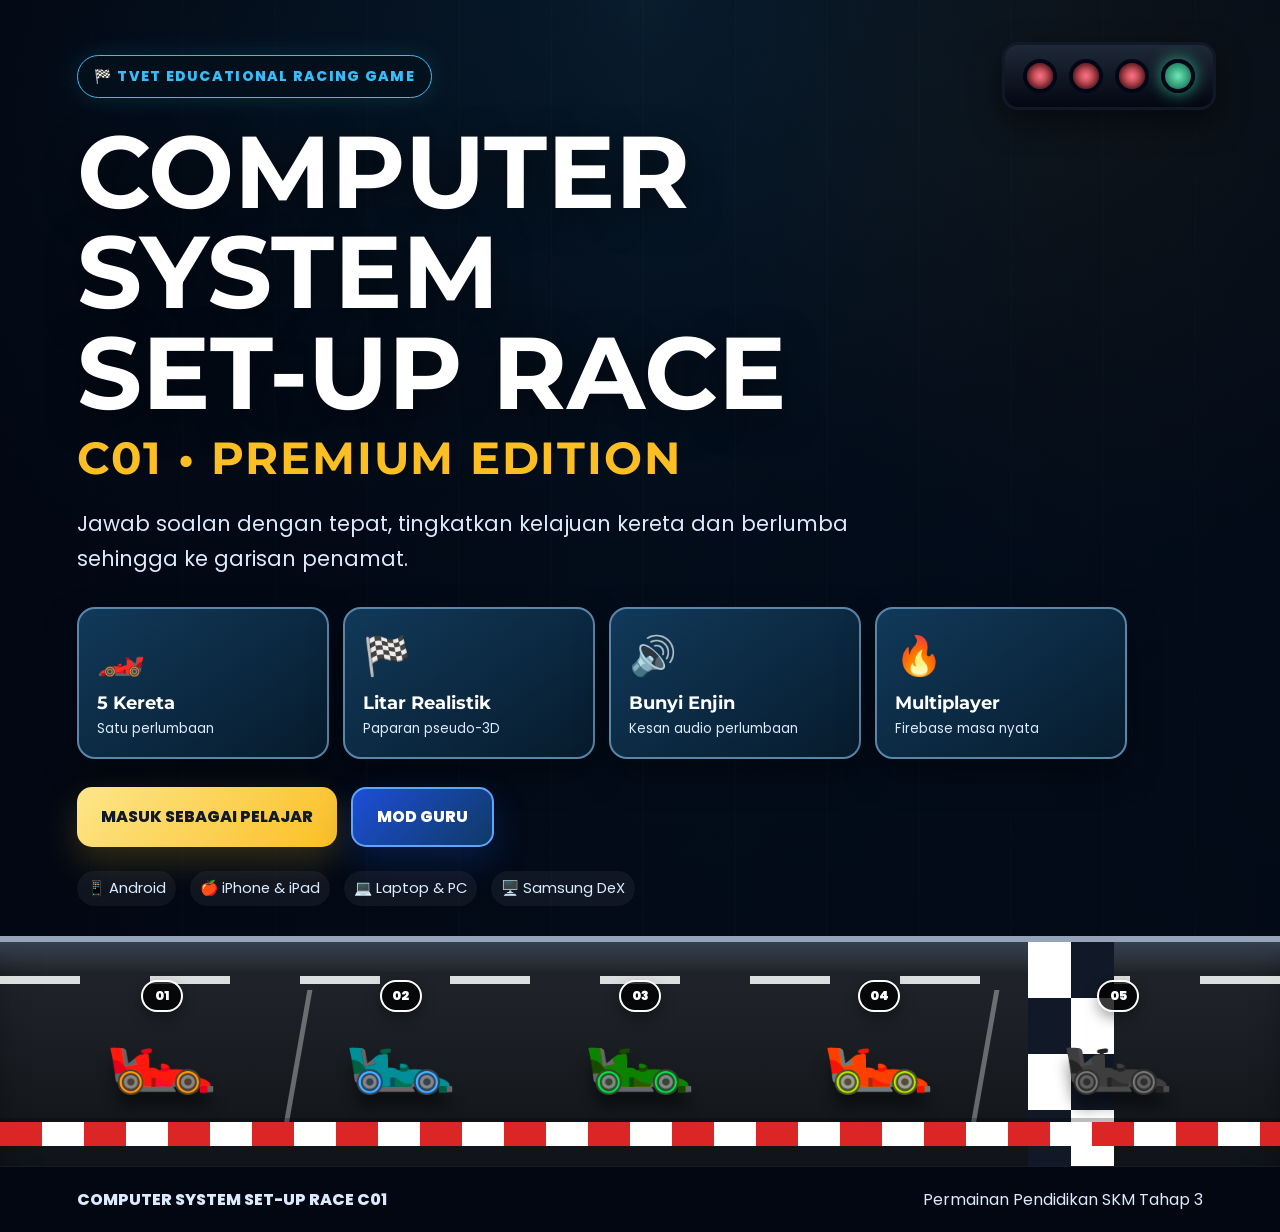
<file: index.html>
<!DOCTYPE html>
<html lang="ms">
<head>
  <meta charset="UTF-8">

  <meta
    name="viewport"
    content="width=device-width, initial-scale=1.0, maximum-scale=5"
  >

  <meta
    http-equiv="Cache-Control"
    content="no-cache, no-store, must-revalidate"
  >

  <meta
    http-equiv="Pragma"
    content="no-cache"
  >

  <meta
    http-equiv="Expires"
    content="0"
  >

  <meta
    name="theme-color"
    content="#03101c"
  >

  <title>Computer System Set-Up Race C01</title>

  <link rel="preconnect" href="https://fonts.googleapis.com">

  <link rel="preconnect" href="https://fonts.gstatic.com" crossorigin>

  <link
    href="https://fonts.googleapis.com/css2?family=Montserrat:wght@600;700;800;900&family=Poppins:wght@400;500;600;700;800&display=swap"
    rel="stylesheet"
  >

  <link
    rel="stylesheet"
    href="style.css?v=20260805-race-1"
  >
</head>

<body>

  <main class="landing-page">

    <section class="race-hero">

      <div class="race-hero__overlay"></div>

      <div class="race-hero__content">

        <div class="race-badge">
          🏁 TVET EDUCATIONAL RACING GAME
        </div>

        <h1>
          COMPUTER SYSTEM<br>
          SET-UP RACE
        </h1>

        <h2>
          C01 • PREMIUM EDITION
        </h2>

        <p class="hero-description">
          Jawab soalan dengan tepat, tingkatkan kelajuan kereta
          dan berlumba sehingga ke garisan penamat.
        </p>

        <div class="hero-features">

          <article class="hero-feature">
            <span>🏎️</span>
            <strong>5 Kereta</strong>
            <small>Satu perlumbaan</small>
          </article>

          <article class="hero-feature">
            <span>🏁</span>
            <strong>Litar Realistik</strong>
            <small>Paparan pseudo-3D</small>
          </article>

          <article class="hero-feature">
            <span>🔊</span>
            <strong>Bunyi Enjin</strong>
            <small>Kesan audio perlumbaan</small>
          </article>

          <article class="hero-feature">
            <span>🔥</span>
            <strong>Multiplayer</strong>
            <small>Firebase masa nyata</small>
          </article>

        </div>

        <div class="hero-actions">

          <button
            class="btn btn-primary"
            type="button"
            onclick="window.location.href='login.html'"
          >
            MASUK SEBAGAI PELAJAR
          </button>

          <button
            class="btn btn-teacher"
            type="button"
            onclick="window.location.href='admin.html'"
          >
            MOD GURU
          </button>

        </div>

        <div class="compatibility">
          <span>📱 Android</span>
          <span>🍎 iPhone & iPad</span>
          <span>💻 Laptop & PC</span>
          <span>🖥️ Samsung DeX</span>
        </div>

      </div>

      <div class="starting-lights" aria-label="Lampu perlumbaan">

        <div class="light light-red"></div>
        <div class="light light-red"></div>
        <div class="light light-red"></div>
        <div class="light light-green"></div>

      </div>

      <div class="car-showcase">

        <div class="showcase-car car-red">
          <span class="car-number">01</span>
          <span class="car-body">🏎️</span>
        </div>

        <div class="showcase-car car-blue">
          <span class="car-number">02</span>
          <span class="car-body">🏎️</span>
        </div>

        <div class="showcase-car car-green">
          <span class="car-number">03</span>
          <span class="car-body">🏎️</span>
        </div>

        <div class="showcase-car car-yellow">
          <span class="car-number">04</span>
          <span class="car-body">🏎️</span>
        </div>

        <div class="showcase-car car-black">
          <span class="car-number">05</span>
          <span class="car-body">🏎️</span>
        </div>

      </div>

      <div class="track-preview">

        <div class="track-line track-line-left"></div>
        <div class="track-line track-line-right"></div>

        <div class="finish-line">
          <span></span><span></span><span></span><span></span>
          <span></span><span></span><span></span><span></span>
        </div>

      </div>

    </section>

    <footer class="landing-footer">

      <p>
        COMPUTER SYSTEM SET-UP RACE C01
      </p>

      <span>
        Permainan Pendidikan SKM Tahap 3
      </span>

    </footer>

  </main>

  <script>
    document.addEventListener(
      "DOMContentLoaded",
      function () {
        document.body.classList.add(
          "page-ready"
        );
      }
    );
  </script>

</body>
</html>
</file>
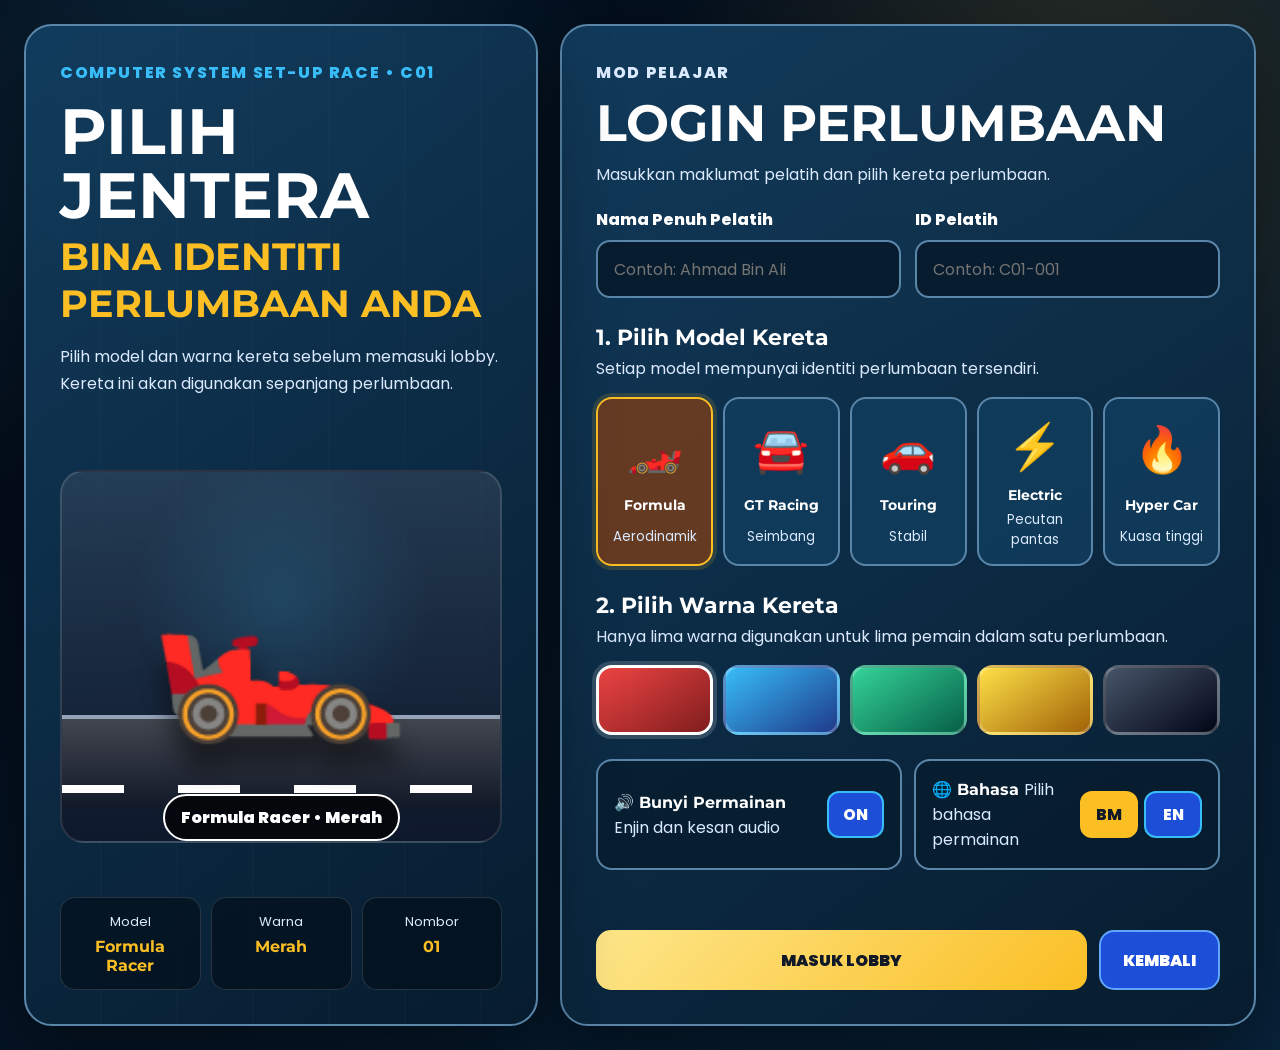
<file: login.html>
<!DOCTYPE html>
<html lang="ms">
<head>
  <meta charset="UTF-8">

  <meta
    name="viewport"
    content="width=device-width, initial-scale=1.0, maximum-scale=5"
  >

  <meta
    http-equiv="Cache-Control"
    content="no-cache, no-store, must-revalidate"
  >

  <meta
    http-equiv="Pragma"
    content="no-cache"
  >

  <meta
    http-equiv="Expires"
    content="0"
  >

  <meta
    name="theme-color"
    content="#03101c"
  >

  <title>Login Pelajar — Computer System Set-Up Race C01</title>

  <link rel="preconnect" href="https://fonts.googleapis.com">

  <link rel="preconnect" href="https://fonts.gstatic.com" crossorigin>

  <link
    href="https://fonts.googleapis.com/css2?family=Montserrat:wght@600;700;800;900&family=Poppins:wght@400;500;600;700;800&display=swap"
    rel="stylesheet"
  >

  <link
    rel="stylesheet"
    href="style.css?v=20260805-race-login-1"
  >

  <style>
    :root {
      --login-panel:
        rgba(7, 28, 46, 0.96);

      --login-panel-light:
        rgba(18, 61, 95, 0.94);

      --login-border:
        #5a86aa;

      --login-orange:
        #fbbf24;

      --login-blue:
        #38bdf8;

      --login-green:
        #34d399;

      --login-red:
        #fb7185;

      --login-muted:
        #dbeafe;
    }

    body {
      overflow-x: hidden;
    }

    .login-page {
      min-height: 100vh;

      display: grid;
      place-items: center;

      padding: 24px;

      background:
        radial-gradient(
          circle at 15% 10%,
          rgba(56, 189, 248, 0.18),
          transparent 30%
        ),
        radial-gradient(
          circle at 85% 12%,
          rgba(251, 191, 36, 0.16),
          transparent 30%
        ),
        linear-gradient(
          135deg,
          #020712,
          #08243c
        );
    }

    .login-shell {
      width:
        min(
          1450px,
          100%
        );

      display: grid;

      grid-template-columns:
        minmax(0, 0.85fr)
        minmax(0, 1.15fr);

      gap: 22px;
    }

    .preview-panel,
    .form-panel {
      border:
        2px solid
        var(--login-border);

      border-radius: 28px;

      background:
        linear-gradient(
          145deg,
          var(--login-panel-light),
          var(--login-panel)
        );

      box-shadow:
        0 28px 80px
        rgba(0, 0, 0, 0.48);
    }

    .preview-panel {
      position: relative;

      min-height: 760px;

      display: flex;
      flex-direction: column;
      justify-content: space-between;

      padding: 34px;

      overflow: hidden;
    }

    .preview-panel::before {
      content: "";

      position: absolute;
      inset: 0;

      background:
        repeating-linear-gradient(
          90deg,
          transparent 0,
          transparent 74px,
          rgba(255,255,255,0.025) 75px,
          transparent 76px
        );

      pointer-events: none;
    }

    .preview-content {
      position: relative;
      z-index: 2;
    }

    .eyebrow {
      margin: 0;

      color:
        var(--login-blue);

      font-weight: 800;
      letter-spacing: 0.1em;
    }

    .preview-panel h1 {
      margin:
        14px 0 6px;

      font-size:
        clamp(
          2.5rem,
          5vw,
          5.5rem
        );

      line-height: 1;
    }

    .preview-panel h2 {
      margin: 0;

      color:
        var(--login-orange);

      font-size:
        clamp(
          1.35rem,
          3vw,
          2.6rem
        );
    }

    .preview-description {
      max-width: 650px;

      color:
        var(--login-muted);

      line-height: 1.7;
    }

    .selected-car-preview {
      position: relative;
      z-index: 2;

      min-height: 360px;

      display: grid;
      place-items: center;

      margin-top: 20px;

      border:
        2px solid
        rgba(255, 255, 255, 0.12);

      border-radius: 24px;

      background:
        radial-gradient(
          circle at 50% 35%,
          rgba(56, 189, 248, 0.16),
          transparent 45%
        ),
        linear-gradient(
          180deg,
          rgba(71, 85, 105, 0.4),
          rgba(15, 23, 42, 0.9)
        );

      overflow: hidden;
    }

    .selected-car-preview::before {
      content: "";

      position: absolute;

      left: 0;
      right: 0;
      bottom: 32px;

      height: 90px;

      background:
        linear-gradient(
          180deg,
          #41464f,
          #111827
        );

      border-top:
        4px solid
        #94a3b8;
    }

    .selected-car-preview::after {
      content: "";

      position: absolute;

      left: 0;
      right: 0;
      bottom: 48px;

      height: 8px;

      background:
        repeating-linear-gradient(
          90deg,
          #ffffff 0 62px,
          transparent 62px 116px
        );
    }

    .preview-car {
      position: relative;
      z-index: 4;

      display: grid;
      place-items: center;

      animation:
        carIdle
        1.25s ease-in-out
        infinite;
    }

    .preview-car-icon {
      display: block;

      font-size:
        clamp(
          7rem,
          18vw,
          13rem
        );

      transform:
        rotateY(180deg);

      filter:
        drop-shadow(
          0 26px 12px
          rgba(0, 0, 0, 0.48)
        );
    }

    .preview-car-name {
      margin-top: 10px;

      padding:
        9px 16px;

      border:
        2px solid
        #ffffff;

      border-radius: 999px;

      color:
        #ffffff;

      background:
        rgba(0, 0, 0, 0.72);

      font-weight: 900;
    }

    @keyframes carIdle {
      0%,
      100% {
        transform:
          translateY(0);
      }

      50% {
        transform:
          translateY(-7px);
      }
    }

    .preview-specs {
      position: relative;
      z-index: 2;

      display: grid;

      grid-template-columns:
        repeat(
          3,
          minmax(0, 1fr)
        );

      gap: 10px;

      margin-top: 18px;
    }

    .preview-spec {
      padding: 14px;

      border:
        1px solid
        rgba(255, 255, 255, 0.14);

      border-radius: 15px;

      background:
        rgba(3, 16, 28, 0.72);

      text-align: center;
    }

    .preview-spec span {
      display: block;

      color:
        var(--login-muted);

      font-size: 0.82rem;
    }

    .preview-spec strong {
      display: block;

      margin-top: 5px;

      color:
        var(--login-orange);
    }

    .form-panel {
      padding: 34px;
    }

    .form-header h2 {
      margin:
        6px 0 8px;

      font-size:
        clamp(
          2rem,
          4vw,
          3.6rem
        );
    }

    .form-header p {
      margin-top: 0;

      color:
        var(--login-muted);
    }

    .field-grid {
      display: grid;

      grid-template-columns:
        repeat(
          2,
          minmax(0, 1fr)
        );

      gap: 14px;

      margin-top: 20px;
    }

    .field-group {
      display: grid;
      gap: 8px;
    }

    .field-group label {
      font-weight: 800;
    }

    .field-group input {
      width: 100%;
      min-height: 58px;

      padding:
        14px 16px;

      border:
        2px solid
        var(--login-border);

      border-radius: 14px;

      color: #ffffff;

      background:
        #071c2e;

      font:
        inherit;

      outline: none;
    }

    .field-group input:focus {
      border-color:
        var(--login-orange);

      box-shadow:
        0 0 0 4px
        rgba(251, 191, 36, 0.17);
    }

    .selection-section {
      margin-top: 26px;
    }

    .selection-section h3 {
      margin-bottom: 6px;

      font-size:
        1.35rem;
    }

    .selection-section p {
      margin-top: 0;

      color:
        var(--login-muted);
    }

    .model-grid {
      display: grid;

      grid-template-columns:
        repeat(
          5,
          minmax(0, 1fr)
        );

      gap: 10px;
    }

    .model-card {
      min-height: 130px;

      display: grid;
      place-items: center;

      gap: 6px;

      padding: 14px 8px;

      border:
        2px solid
        var(--login-border);

      border-radius: 16px;

      color: #ffffff;

      background:
        rgba(18, 61, 95, 0.82);

      text-align: center;

      cursor: pointer;

      transition:
        transform 0.16s ease,
        border-color 0.16s ease,
        background 0.16s ease;
    }

    .model-card:hover {
      transform:
        translateY(-4px);

      border-color:
        var(--login-orange);
    }

    .model-card.selected {
      border-color:
        var(--login-orange);

      background:
        rgba(146, 64, 14, 0.66);

      box-shadow:
        0 0 0 4px
        rgba(251, 191, 36, 0.14);
    }

    .model-icon {
      font-size: 2.8rem;
    }

    .model-card strong {
      font-size: 0.9rem;
    }

    .model-card small {
      color:
        var(--login-muted);
    }

    .colour-grid {
      display: grid;

      grid-template-columns:
        repeat(
          5,
          minmax(0, 1fr)
        );

      gap: 10px;
    }

    .colour-button {
      min-height: 70px;

      border:
        3px solid
        rgba(255, 255, 255, 0.24);

      border-radius: 16px;

      cursor: pointer;

      transition:
        transform 0.16s ease,
        border-color 0.16s ease,
        box-shadow 0.16s ease;
    }

    .colour-button:hover {
      transform:
        translateY(-3px);
    }

    .colour-button.selected {
      border-color:
        #ffffff;

      box-shadow:
        0 0 0 4px
        rgba(255, 255, 255, 0.16);
    }

    .colour-red {
      background:
        linear-gradient(
          145deg,
          #ef4444,
          #7f1d1d
        );
    }

    .colour-blue {
      background:
        linear-gradient(
          145deg,
          #38bdf8,
          #1e3a8a
        );
    }

    .colour-green {
      background:
        linear-gradient(
          145deg,
          #34d399,
          #065f46
        );
    }

    .colour-yellow {
      background:
        linear-gradient(
          145deg,
          #fde047,
          #a16207
        );
    }

    .colour-black {
      background:
        linear-gradient(
          145deg,
          #475569,
          #020617
        );
    }

    .settings-grid {
      display: grid;

      grid-template-columns:
        repeat(
          2,
          minmax(0, 1fr)
        );

      gap: 12px;

      margin-top: 24px;
    }

    .setting-card {
      display: flex;
      justify-content: space-between;
      align-items: center;

      gap: 14px;

      padding: 16px;

      border:
        2px solid
        var(--login-border);

      border-radius: 16px;

      background:
        rgba(7, 28, 46, 0.78);
    }

    .setting-card span {
      color:
        var(--login-muted);
    }

    .toggle-button,
    .language-button {
      min-height: 44px;

      padding:
        9px 14px;

      border:
        2px solid
        var(--login-blue);

      border-radius: 12px;

      color: #ffffff;

      background:
        #1d4ed8;

      font-weight: 800;
    }

    .toggle-button.off {
      border-color:
        var(--login-red);

      background:
        #9f1239;
    }

    .language-switch {
      display: flex;
      gap: 6px;
    }

    .language-button {
      min-width: 58px;
    }

    .language-button.selected {
      border-color:
        var(--login-orange);

      color:
        #111827;

      background:
        var(--login-orange);
    }

    .message {
      min-height: 28px;

      margin:
        18px 0 0;

      color:
        var(--login-red);

      font-weight: 800;
    }

    .action-grid {
      display: grid;

      grid-template-columns:
        1fr auto;

      gap: 12px;

      margin-top: 14px;
    }

    .enter-button,
    .back-button {
      min-height: 60px;

      padding:
        14px 22px;

      border-radius: 15px;

      font:
        inherit;

      font-weight: 900;

      cursor: pointer;
    }

    .enter-button {
      border: 0;

      color: #111827;

      background:
        linear-gradient(
          135deg,
          #fde68a,
          var(--login-orange)
        );
    }

    .back-button {
      border:
        2px solid
        #60a5fa;

      color: #ffffff;

      background:
        #1d4ed8;
    }

    @media (
      max-width: 1100px
    ) {
      .login-shell {
        grid-template-columns:
          1fr;
      }

      .preview-panel {
        min-height: auto;
      }

      .selected-car-preview {
        min-height: 300px;
      }
    }

    @media (
      max-width: 760px
    ) {
      .login-page {
        display: block;
        padding: 10px;
      }

      .preview-panel,
      .form-panel {
        padding: 20px;
      }

      .field-grid,
      .settings-grid {
        grid-template-columns:
          1fr;
      }

      .model-grid {
        grid-template-columns:
          repeat(
            2,
            minmax(0, 1fr)
          );
      }

      .model-card:last-child {
        grid-column:
          1 / -1;
      }

      .colour-grid {
        grid-template-columns:
          repeat(
            5,
            minmax(0, 1fr)
          );
      }

      .colour-button {
        min-height: 55px;
      }

      .preview-specs {
        grid-template-columns:
          1fr;
      }

      .action-grid {
        grid-template-columns:
          1fr;
      }

      .selected-car-preview {
        min-height: 250px;
      }
    }
  </style>
</head>

<body>

  <main class="login-page">

    <section class="login-shell">

      <!-- PAPARAN KERETA -->

      <aside class="preview-panel">

        <div class="preview-content">

          <p class="eyebrow">
            COMPUTER SYSTEM SET-UP RACE • C01
          </p>

          <h1>
            PILIH JENTERA
          </h1>

          <h2>
            BINA IDENTITI PERLUMBAAN ANDA
          </h2>

          <p class="preview-description">
            Pilih model dan warna kereta sebelum memasuki lobby.
            Kereta ini akan digunakan sepanjang perlumbaan.
          </p>

        </div>

        <div class="selected-car-preview">

          <div class="preview-car">

            <span
              id="previewCarIcon"
              class="preview-car-icon"
            >
              🏎️
            </span>

            <span
              id="previewCarName"
              class="preview-car-name"
            >
              Formula Racer • Merah
            </span>

          </div>

        </div>

        <div class="preview-specs">

          <article class="preview-spec">

            <span>
              Model
            </span>

            <strong id="previewModel">
              Formula Racer
            </strong>

          </article>

          <article class="preview-spec">

            <span>
              Warna
            </span>

            <strong id="previewColour">
              Merah
            </strong>

          </article>

          <article class="preview-spec">

            <span>
              Nombor
            </span>

            <strong id="previewNumber">
              01
            </strong>

          </article>

        </div>

      </aside>


      <!-- BORANG LOGIN -->

      <section class="form-panel">

        <header class="form-header">

          <p class="eyebrow">
            MOD PELAJAR
          </p>

          <h2>
            LOGIN PERLUMBAAN
          </h2>

          <p>
            Masukkan maklumat pelatih dan pilih kereta perlumbaan.
          </p>

        </header>


        <form
          id="studentLoginForm"
          novalidate
        >

          <div class="field-grid">

            <div class="field-group">

              <label for="studentName">
                Nama Penuh Pelatih
              </label>

              <input
                id="studentName"
                name="studentName"
                type="text"
                placeholder="Contoh: Ahmad Bin Ali"
                autocomplete="name"
                autocapitalize="words"
              >

            </div>

            <div class="field-group">

              <label for="studentId">
                ID Pelatih
              </label>

              <input
                id="studentId"
                name="studentId"
                type="text"
                placeholder="Contoh: C01-001"
                autocomplete="off"
                autocapitalize="characters"
              >

            </div>

          </div>


          <!-- PILIH MODEL -->

          <section class="selection-section">

            <h3>
              1. Pilih Model Kereta
            </h3>

            <p>
              Setiap model mempunyai identiti perlumbaan tersendiri.
            </p>

            <div class="model-grid">

              <button
                class="model-card selected"
                type="button"
                data-model="formula"
                data-name-ms="Formula Racer"
                data-name-en="Formula Racer"
                data-icon="🏎️"
              >

                <span class="model-icon">
                  🏎️
                </span>

                <strong>
                  Formula
                </strong>

                <small>
                  Aerodinamik
                </small>

              </button>

              <button
                class="model-card"
                type="button"
                data-model="gt"
                data-name-ms="GT Racing"
                data-name-en="GT Racing"
                data-icon="🚘"
              >

                <span class="model-icon">
                  🚘
                </span>

                <strong>
                  GT Racing
                </strong>

                <small>
                  Seimbang
                </small>

              </button>

              <button
                class="model-card"
                type="button"
                data-model="touring"
                data-name-ms="Touring Car"
                data-name-en="Touring Car"
                data-icon="🚗"
              >

                <span class="model-icon">
                  🚗
                </span>

                <strong>
                  Touring
                </strong>

                <small>
                  Stabil
                </small>

              </button>

              <button
                class="model-card"
                type="button"
                data-model="electric"
                data-name-ms="Electric Racer"
                data-name-en="Electric Racer"
                data-icon="⚡"
              >

                <span class="model-icon">
                  ⚡
                </span>

                <strong>
                  Electric
                </strong>

                <small>
                  Pecutan pantas
                </small>

              </button>

              <button
                class="model-card"
                type="button"
                data-model="hyper"
                data-name-ms="Hyper Car"
                data-name-en="Hyper Car"
                data-icon="🔥"
              >

                <span class="model-icon">
                  🔥
                </span>

                <strong>
                  Hyper Car
                </strong>

                <small>
                  Kuasa tinggi
                </small>

              </button>

            </div>

          </section>


          <!-- PILIH WARNA -->

          <section class="selection-section">

            <h3>
              2. Pilih Warna Kereta
            </h3>

            <p>
              Hanya lima warna digunakan untuk lima pemain dalam satu perlumbaan.
            </p>

            <div class="colour-grid">

              <button
                class="colour-button colour-red selected"
                type="button"
                aria-label="Merah"
                data-colour="red"
                data-colour-ms="Merah"
                data-colour-en="Red"
                data-number="01"
              ></button>

              <button
                class="colour-button colour-blue"
                type="button"
                aria-label="Biru"
                data-colour="blue"
                data-colour-ms="Biru"
                data-colour-en="Blue"
                data-number="02"
              ></button>

              <button
                class="colour-button colour-green"
                type="button"
                aria-label="Hijau"
                data-colour="green"
                data-colour-ms="Hijau"
                data-colour-en="Green"
                data-number="03"
              ></button>

              <button
                class="colour-button colour-yellow"
                type="button"
                aria-label="Kuning"
                data-colour="yellow"
                data-colour-ms="Kuning"
                data-colour-en="Yellow"
                data-number="04"
              ></button>

              <button
                class="colour-button colour-black"
                type="button"
                aria-label="Hitam"
                data-colour="black"
                data-colour-ms="Hitam"
                data-colour-en="Black"
                data-number="05"
              ></button>

            </div>

          </section>


          <!-- AUDIO DAN BAHASA -->

          <div class="settings-grid">

            <article class="setting-card">

              <div>

                <strong>
                  🔊 Bunyi Permainan
                </strong>

                <span>
                  Enjin dan kesan audio
                </span>

              </div>

              <button
                id="audioToggle"
                class="toggle-button"
                type="button"
              >
                ON
              </button>

            </article>

            <article class="setting-card">

              <div>

                <strong>
                  🌐 Bahasa
                </strong>

                <span>
                  Pilih bahasa permainan
                </span>

              </div>

              <div class="language-switch">

                <button
                  class="language-button selected"
                  type="button"
                  data-language="ms"
                >
                  BM
                </button>

                <button
                  class="language-button"
                  type="button"
                  data-language="en"
                >
                  EN
                </button>

              </div>

            </article>

          </div>


          <p
            id="loginMessage"
            class="message"
            aria-live="polite"
          ></p>


          <div class="action-grid">

            <button
              id="enterLobbyButton"
              class="enter-button"
              type="submit"
            >
              MASUK LOBBY
            </button>

            <button
              class="back-button"
              type="button"
              onclick="window.location.href='index.html'"
            >
              KEMBALI
            </button>

          </div>

        </form>

      </section>

    </section>

  </main>


  <script>
    const PROFILE_KEY =
      "c01_race_player_profile_v1";

    let selectedModel = {
      id:
        "formula",

      nameMs:
        "Formula Racer",

      nameEn:
        "Formula Racer",

      icon:
        "🏎️"
    };

    let selectedColour = {
      id:
        "red",

      nameMs:
        "Merah",

      nameEn:
        "Red",

      number:
        "01"
    };

    let selectedLanguage =
      "ms";

    let audioEnabled =
      true;


    document.addEventListener(
      "DOMContentLoaded",
      initialiseLogin
    );


    function initialiseLogin() {
      initialiseModelButtons();
      initialiseColourButtons();
      initialiseLanguageButtons();
      initialiseAudioButton();
      restoreSavedProfile();
      updateCarPreview();
    }


    function initialiseModelButtons() {
      document
        .querySelectorAll(
          ".model-card"
        )
        .forEach(button => {
          button.addEventListener(
            "click",
            function () {
              document
                .querySelectorAll(
                  ".model-card"
                )
                .forEach(item => {
                  item.classList.remove(
                    "selected"
                  );
                });

              button.classList.add(
                "selected"
              );

              selectedModel = {
                id:
                  button.dataset.model,

                nameMs:
                  button.dataset.nameMs,

                nameEn:
                  button.dataset.nameEn,

                icon:
                  button.dataset.icon
              };

              updateCarPreview();
            }
          );
        });
    }


    function initialiseColourButtons() {
      document
        .querySelectorAll(
          ".colour-button"
        )
        .forEach(button => {
          button.addEventListener(
            "click",
            function () {
              document
                .querySelectorAll(
                  ".colour-button"
                )
                .forEach(item => {
                  item.classList.remove(
                    "selected"
                  );
                });

              button.classList.add(
                "selected"
              );

              selectedColour = {
                id:
                  button.dataset.colour,

                nameMs:
                  button.dataset.colourMs,

                nameEn:
                  button.dataset.colourEn,

                number:
                  button.dataset.number
              };

              updateCarPreview();
            }
          );
        });
    }


    function initialiseLanguageButtons() {
      document
        .querySelectorAll(
          ".language-button"
        )
        .forEach(button => {
          button.addEventListener(
            "click",
            function () {
              document
                .querySelectorAll(
                  ".language-button"
                )
                .forEach(item => {
                  item.classList.remove(
                    "selected"
                  );
                });

              button.classList.add(
                "selected"
              );

              selectedLanguage =
                button.dataset.language;

              updateCarPreview();
              updateButtonLanguage();
            }
          );
        });
    }


    function initialiseAudioButton() {
      const audioToggle =
        document.getElementById(
          "audioToggle"
        );

      audioToggle.addEventListener(
        "click",
        function () {
          audioEnabled =
            !audioEnabled;

          audioToggle.textContent =
            audioEnabled
              ? "ON"
              : "OFF";

          audioToggle.classList.toggle(
            "off",
            !audioEnabled
          );
        }
      );
    }


    function updateCarPreview() {
      const modelName =
        selectedLanguage === "ms"
          ? selectedModel.nameMs
          : selectedModel.nameEn;

      const colourName =
        selectedLanguage === "ms"
          ? selectedColour.nameMs
          : selectedColour.nameEn;

      document.getElementById(
        "previewCarIcon"
      ).textContent =
        selectedModel.icon;

      document.getElementById(
        "previewCarName"
      ).textContent =
        `${modelName} • ${colourName}`;

      document.getElementById(
        "previewModel"
      ).textContent =
        modelName;

      document.getElementById(
        "previewColour"
      ).textContent =
        colourName;

      document.getElementById(
        "previewNumber"
      ).textContent =
        selectedColour.number;
    }


    function updateButtonLanguage() {
      const enterButton =
        document.getElementById(
          "enterLobbyButton"
        );

      enterButton.textContent =
        selectedLanguage === "ms"
          ? "MASUK LOBBY"
          : "ENTER LOBBY";
    }


    function restoreSavedProfile() {
      try {
        const profile =
          JSON.parse(
            localStorage.getItem(
              PROFILE_KEY
            ) || "null"
          );

        if (!profile) {
          return;
        }

        document.getElementById(
          "studentName"
        ).value =
          profile.name || "";

        document.getElementById(
          "studentId"
        ).value =
          profile.studentId || "";

        audioEnabled =
          profile.audioEnabled !== false;

        selectedLanguage =
          profile.language || "ms";

        const savedModelButton =
          document.querySelector(
            `.model-card[data-model="${profile.carModel || "formula"}"]`
          );

        if (savedModelButton) {
          savedModelButton.click();
        }

        const savedColourButton =
          document.querySelector(
            `.colour-button[data-colour="${profile.carColour || "red"}"]`
          );

        if (savedColourButton) {
          savedColourButton.click();
        }

        const savedLanguageButton =
          document.querySelector(
            `.language-button[data-language="${selectedLanguage}"]`
          );

        if (savedLanguageButton) {
          savedLanguageButton.click();
        }

        const audioToggle =
          document.getElementById(
            "audioToggle"
          );

        audioToggle.textContent =
          audioEnabled
            ? "ON"
            : "OFF";

        audioToggle.classList.toggle(
          "off",
          !audioEnabled
        );

      } catch (error) {
        console.error(
          "Profil lama gagal dibaca:",
          error
        );
      }
    }


    document
      .getElementById(
        "studentLoginForm"
      )
      .addEventListener(
        "submit",
        function (event) {
          event.preventDefault();

          savePlayerProfile();
        }
      );


    function savePlayerProfile() {
      const name =
        document
          .getElementById(
            "studentName"
          )
          .value
          .trim();

      const studentId =
        document
          .getElementById(
            "studentId"
          )
          .value
          .trim();

      const message =
        document.getElementById(
          "loginMessage"
        );

      message.textContent = "";

      if (!name) {
        message.textContent =
          selectedLanguage === "ms"
            ? "Sila masukkan nama penuh pelatih."
            : "Please enter the student's full name.";

        document
          .getElementById(
            "studentName"
          )
          .focus();

        return;
      }

      if (!studentId) {
        message.textContent =
          selectedLanguage === "ms"
            ? "Sila masukkan ID pelatih."
            : "Please enter the student ID.";

        document
          .getElementById(
            "studentId"
          )
          .focus();

        return;
      }

      const profile = {
        name,
        studentId,

        carModel:
          selectedModel.id,

        carModelNameMs:
          selectedModel.nameMs,

        carModelNameEn:
          selectedModel.nameEn,

        carIcon:
          selectedModel.icon,

        carColour:
          selectedColour.id,

        carColourNameMs:
          selectedColour.nameMs,

        carColourNameEn:
          selectedColour.nameEn,

        carNumber:
          selectedColour.number,

        language:
          selectedLanguage,

        audioEnabled,

        approved:
          false,

        ready:
          false,

        progress:
          0,

        score:
          0,

        correctAnswers:
          0,

        wrongAnswers:
          0,

        raceStatus:
          "WAITING",

        joinedAt:
          new Date().toISOString(),

        updatedAt:
          new Date().toISOString()
      };

      localStorage.setItem(
        PROFILE_KEY,
        JSON.stringify(
          profile
        )
      );

      sessionStorage.setItem(
        "c01_race_session",
        "active"
      );

      message.style.color =
        "#34d399";

      message.textContent =
        selectedLanguage === "ms"
          ? "Profil berjaya disimpan. Membuka lobby..."
          : "Profile saved. Opening lobby...";

      document.getElementById(
        "enterLobbyButton"
      ).disabled =
        true;

      window.setTimeout(
        function () {
          window.location.href =
            "lobby.html";
        },
        550
      );
    }
  </script>

</body>
</html>
</file>
<file: style.css>
:root {
  --bg-dark: #020712;
  --bg-mid: #08243c;
  --panel: rgba(7, 28, 46, 0.95);
  --panel-light: rgba(18, 61, 95, 0.96);

  --text: #ffffff;
  --muted: #dbeafe;

  --blue: #38bdf8;
  --orange: #fbbf24;
  --green: #34d399;
  --red: #fb7185;

  --border: #5a86aa;
  --shadow: 0 28px 80px rgba(0, 0, 0, 0.5);
}

* {
  box-sizing: border-box;
}

html {
  scroll-behavior: smooth;
  -webkit-text-size-adjust: 100%;
}

body {
  margin: 0;
  min-height: 100vh;

  font-family: "Poppins", Arial, sans-serif;
  color: var(--text);

  background:
    radial-gradient(
      circle at 10% 10%,
      rgba(56, 189, 248, 0.14),
      transparent 28%
    ),
    radial-gradient(
      circle at 90% 10%,
      rgba(251, 191, 36, 0.12),
      transparent 28%
    ),
    linear-gradient(
      135deg,
      var(--bg-dark),
      var(--bg-mid)
    );

  overflow-x: hidden;
}

h1,
h2,
h3,
strong {
  font-family: "Montserrat", Arial, sans-serif;
}

button {
  font: inherit;
  cursor: pointer;
  touch-action: manipulation;
  -webkit-tap-highlight-color: transparent;
}

body:not(.page-ready) .race-hero__content {
  opacity: 0;
  transform: translateY(20px);
}

body.page-ready .race-hero__content {
  opacity: 1;
  transform: translateY(0);
}

/* =========================================================
   LANDING PAGE
========================================================= */

.landing-page {
  min-height: 100vh;
}

.race-hero {
  position: relative;

  min-height: 94vh;

  display: flex;
  align-items: center;

  padding: 55px 6vw 260px;

  overflow: hidden;

  background:
    linear-gradient(
      180deg,
      rgba(2, 7, 18, 0.15),
      rgba(2, 7, 18, 0.8)
    ),
    radial-gradient(
      circle at 50% 0%,
      rgba(56, 189, 248, 0.16),
      transparent 40%
    );
}

.race-hero::before {
  content: "";

  position: absolute;
  inset: 0;

  background:
    repeating-linear-gradient(
      90deg,
      transparent 0,
      transparent 90px,
      rgba(255, 255, 255, 0.025) 91px,
      transparent 92px
    );

  pointer-events: none;
}

.race-hero__overlay {
  position: absolute;
  inset: 0;

  background:
    linear-gradient(
      90deg,
      rgba(2, 7, 18, 0.82),
      rgba(2, 7, 18, 0.28),
      rgba(2, 7, 18, 0.65)
    );

  pointer-events: none;
}

.race-hero__content {
  position: relative;
  z-index: 5;

  width: min(1050px, 100%);

  transition:
    opacity 0.6s ease,
    transform 0.6s ease;
}

.race-badge {
  display: inline-block;

  padding: 10px 16px;

  border: 1px solid var(--blue);
  border-radius: 999px;

  color: var(--blue);

  background:
    rgba(3, 16, 28, 0.76);

  font-size: 0.88rem;
  font-weight: 800;
  letter-spacing: 0.09em;

  box-shadow:
    0 0 24px
    rgba(56, 189, 248, 0.14);
}

.race-hero h1 {
  margin: 24px 0 8px;

  max-width: 980px;

  font-size:
    clamp(
      3.1rem,
      8vw,
      7.4rem
    );

  line-height: 0.98;

  text-transform: uppercase;

  text-shadow:
    0 8px 35px
    rgba(0, 0, 0, 0.55);
}

.race-hero h2 {
  margin: 0 0 18px;

  color: var(--orange);

  font-size:
    clamp(
      1.7rem,
      3.5vw,
      3.2rem
    );

  letter-spacing: 0.04em;
}

.hero-description {
  max-width: 850px;

  color: var(--muted);

  font-size:
    clamp(
      1rem,
      2vw,
      1.3rem
    );

  line-height: 1.7;
}

.hero-features {
  display: grid;

  grid-template-columns:
    repeat(
      4,
      minmax(0, 1fr)
    );

  gap: 14px;

  margin-top: 30px;
}

.hero-feature {
  min-height: 150px;

  padding: 18px;

  border:
    2px solid
    var(--border);

  border-radius: 18px;

  background:
    linear-gradient(
      145deg,
      rgba(18, 61, 95, 0.92),
      rgba(7, 28, 46, 0.94)
    );

  box-shadow:
    0 14px 34px
    rgba(0, 0, 0, 0.35);

  transition:
    transform 0.2s ease,
    border-color 0.2s ease;
}

.hero-feature:hover {
  transform: translateY(-5px);
  border-color: var(--orange);
}

.hero-feature span {
  display: block;
  margin-bottom: 8px;
  font-size: 2.4rem;
}

.hero-feature strong {
  display: block;
  font-size: 1.12rem;
}

.hero-feature small {
  display: block;
  margin-top: 6px;
  color: var(--muted);
}

/* =========================================================
   BUTTONS
========================================================= */

.hero-actions {
  display: flex;
  flex-wrap: wrap;

  gap: 14px;

  margin-top: 28px;
}

.btn {
  min-height: 60px;

  padding: 15px 24px;

  border-radius: 15px;

  font-weight: 800;

  transition:
    transform 0.18s ease,
    filter 0.18s ease,
    box-shadow 0.18s ease;
}

.btn:hover {
  transform: translateY(-3px);
  filter: brightness(1.06);
}

.btn-primary {
  border: 0;

  color: #111827;

  background:
    linear-gradient(
      135deg,
      #fde68a,
      var(--orange)
    );

  box-shadow:
    0 14px 34px
    rgba(251, 191, 36, 0.2);
}

.btn-teacher {
  border:
    2px solid
    #60a5fa;

  color: #ffffff;

  background:
    linear-gradient(
      135deg,
      #1d4ed8,
      #0f3a65
    );

  box-shadow:
    0 14px 34px
    rgba(29, 78, 216, 0.25);
}

.compatibility {
  display: flex;
  flex-wrap: wrap;

  gap: 14px;

  margin-top: 24px;

  color: var(--muted);

  font-size: 0.92rem;
}

.compatibility span {
  padding: 7px 10px;

  border-radius: 999px;

  background:
    rgba(255, 255, 255, 0.05);
}

/* =========================================================
   STARTING LIGHTS
========================================================= */

.starting-lights {
  position: absolute;
  z-index: 6;

  top: 42px;
  right: 5vw;

  display: flex;
  gap: 12px;

  padding: 14px 18px;

  border:
    3px solid
    #111827;

  border-radius: 16px;

  background:
    linear-gradient(
      180deg,
      #1f2937,
      #030712
    );

  box-shadow:
    0 12px 30px
    rgba(0, 0, 0, 0.5);
}

.light {
  width: 34px;
  height: 34px;

  border:
    4px solid
    #020617;

  border-radius: 50%;

  box-shadow:
    inset 0 0 8px
    rgba(0, 0, 0, 0.75);
}

.light-red {
  background:
    radial-gradient(
      circle,
      #fb7185,
      #7f1d1d
    );

  animation:
    redLightPulse
    1.2s ease-in-out
    infinite;
}

.light-green {
  background:
    radial-gradient(
      circle,
      #6ee7b7,
      #065f46
    );

  box-shadow:
    0 0 16px
    rgba(52, 211, 153, 0.75);

  animation:
    greenLightPulse
    1.2s ease-in-out
    infinite;
}

@keyframes redLightPulse {
  0%,
  100% {
    opacity: 0.45;
  }

  50% {
    opacity: 1;
  }
}

@keyframes greenLightPulse {
  0%,
  100% {
    transform: scale(0.92);
  }

  50% {
    transform: scale(1.08);
  }
}

/* =========================================================
   TRACK PREVIEW
========================================================= */

.track-preview {
  position: absolute;

  left: 0;
  right: 0;
  bottom: 0;

  height: 230px;

  overflow: hidden;

  background:
    linear-gradient(
      180deg,
      #475569 0%,
      #20242a 14%,
      #101317 100%
    );

  border-top:
    6px solid
    #94a3b8;

  box-shadow:
    inset 0 18px 30px
    rgba(0, 0, 0, 0.28);
}

.track-preview::before {
  content: "";

  position: absolute;

  left: 0;
  right: 0;
  top: 34px;

  height: 8px;

  background:
    repeating-linear-gradient(
      90deg,
      #ffffff 0 80px,
      transparent 80px 150px
    );

  opacity: 0.85;
}

.track-preview::after {
  content: "";

  position: absolute;

  left: 0;
  right: 0;
  bottom: 20px;

  height: 24px;

  background:
    repeating-linear-gradient(
      90deg,
      #dc2626 0 42px,
      #ffffff 42px 84px
    );

  box-shadow:
    0 -4px 0
    rgba(0, 0, 0, 0.25);
}

.track-line {
  position: absolute;

  top: 48px;
  bottom: 24px;

  width: 5px;

  background:
    rgba(255, 255, 255, 0.35);

  transform: skewX(-10deg);
}

.track-line-left {
  left: 23%;
}

.track-line-right {
  right: 23%;
}

.finish-line {
  position: absolute;

  right: 13vw;
  top: 0;
  bottom: 0;

  width: 86px;

  display: grid;

  grid-template-columns:
    repeat(2, 1fr);

  grid-template-rows:
    repeat(4, 1fr);
}

.finish-line span:nth-child(4n + 1),
.finish-line span:nth-child(4n + 4) {
  background: #ffffff;
}

.finish-line span:nth-child(4n + 2),
.finish-line span:nth-child(4n + 3) {
  background: #111827;
}

/* =========================================================
   CAR SHOWCASE
========================================================= */

.car-showcase {
  position: absolute;
  z-index: 8;

  left: 4vw;
  right: 4vw;
  bottom: 54px;

  display: grid;

  grid-template-columns:
    repeat(
      5,
      minmax(0, 1fr)
    );

  gap: 18px;

  align-items: end;
}

.showcase-car {
  position: relative;

  display: flex;
  justify-content: center;
  align-items: center;

  min-height: 110px;

  animation:
    idleCar
    1.4s ease-in-out
    infinite;
}

.showcase-car:nth-child(2) {
  animation-delay: 0.16s;
}

.showcase-car:nth-child(3) {
  animation-delay: 0.32s;
}

.showcase-car:nth-child(4) {
  animation-delay: 0.48s;
}

.showcase-car:nth-child(5) {
  animation-delay: 0.64s;
}

.car-body {
  display: block;

  font-size:
    clamp(
      3.6rem,
      7vw,
      6.4rem
    );

  transform:
    rotateY(180deg);

  filter:
    drop-shadow(
      0 14px 7px
      rgba(0, 0, 0, 0.42)
    );
}

.car-number {
  position: absolute;

  top: 2px;
  left: 50%;

  transform:
    translateX(-50%);

  min-width: 42px;

  padding: 5px 8px;

  border:
    2px solid
    #ffffff;

  border-radius: 999px;

  color: #ffffff;

  background:
    rgba(0, 0, 0, 0.78);

  text-align: center;

  font-size: 0.78rem;
  font-weight: 900;

  box-shadow:
    0 6px 14px
    rgba(0, 0, 0, 0.35);
}

.car-red .car-body {
  filter:
    hue-rotate(0deg)
    saturate(1.4)
    drop-shadow(
      0 14px 7px
      rgba(0, 0, 0, 0.42)
    );
}

.car-blue .car-body {
  filter:
    hue-rotate(180deg)
    saturate(1.4)
    drop-shadow(
      0 14px 7px
      rgba(0, 0, 0, 0.42)
    );
}

.car-green .car-body {
  filter:
    hue-rotate(90deg)
    saturate(1.4)
    drop-shadow(
      0 14px 7px
      rgba(0, 0, 0, 0.42)
    );
}

.car-yellow .car-body {
  filter:
    hue-rotate(35deg)
    saturate(1.7)
    brightness(1.18)
    drop-shadow(
      0 14px 7px
      rgba(0, 0, 0, 0.42)
    );
}

.car-black .car-body {
  filter:
    grayscale(1)
    brightness(0.72)
    drop-shadow(
      0 14px 7px
      rgba(0, 0, 0, 0.42)
    );
}

@keyframes idleCar {
  0%,
  100% {
    transform:
      translateY(0);
  }

  50% {
    transform:
      translateY(-5px);
  }
}

/* =========================================================
   FOOTER
========================================================= */

.landing-footer {
  display: flex;
  justify-content: space-between;
  align-items: center;

  gap: 14px;

  padding: 20px 6vw;

  color: var(--muted);

  background: #020712;

  border-top:
    1px solid
    rgba(255, 255, 255, 0.08);
}

.landing-footer p {
  margin: 0;
  font-weight: 800;
}

/* =========================================================
   RESPONSIVE TABLET
========================================================= */

@media (max-width: 1100px) {
  .race-hero {
    padding:
      80px 4vw
      260px;
  }

  .hero-features {
    grid-template-columns:
      repeat(
        2,
        minmax(0, 1fr)
      );
  }

  .car-showcase {
    gap: 8px;
  }

  .starting-lights {
    top: 18px;
    right: 18px;
  }
}

/* =========================================================
   RESPONSIVE TELEFON
========================================================= */

@media (max-width: 700px) {
  .race-hero {
    min-height: auto;

    padding:
      85px 14px
      210px;
  }

  .race-hero__content {
    width: 100%;
  }

  .race-hero h1 {
    font-size:
      clamp(
        2.4rem,
        13vw,
        4.5rem
      );
  }

  .race-hero h2 {
    font-size:
      clamp(
        1.25rem,
        7vw,
        2rem
      );
  }

  .hero-features {
    grid-template-columns: 1fr;
  }

  .hero-feature {
    min-height: auto;
  }

  .hero-actions {
    flex-direction: column;
  }

  .btn {
    width: 100%;
  }

  .compatibility {
    display: grid;
    grid-template-columns: 1fr 1fr;
  }

  .starting-lights {
    top: 12px;
    right: 12px;

    gap: 7px;

    padding: 9px 10px;
  }

  .light {
    width: 22px;
    height: 22px;
  }

  .track-preview {
    height: 170px;
  }

  .car-showcase {
    left: 5px;
    right: 5px;
    bottom: 38px;

    grid-template-columns:
      repeat(
        5,
        minmax(0, 1fr)
      );

    gap: 1px;
  }

  .showcase-car {
    min-height: 78px;
  }

  .car-body {
    font-size:
      clamp(
        2.2rem,
        12vw,
        3.3rem
      );
  }

  .car-number {
    min-width: 30px;

    padding: 3px 5px;

    font-size: 0.62rem;
  }

  .finish-line {
    right: 8vw;
    width: 48px;
  }

  .landing-footer {
    flex-direction: column;
    text-align: center;
  }
}

/* =========================================================
   LANDSCAPE MOBILE
========================================================= */

@media (
  max-height: 560px
)
and
(
  orientation: landscape
) {
  .race-hero {
    min-height: 100vh;

    padding:
      40px 24px
      160px;
  }

  .race-hero h1 {
    font-size:
      clamp(
        2.3rem,
        7vw,
        4.5rem
      );
  }

  .hero-features {
    grid-template-columns:
      repeat(
        4,
        minmax(0, 1fr)
      );
  }

  .hero-feature {
    min-height: 110px;
    padding: 12px;
  }

  .hero-feature span {
    font-size: 1.7rem;
  }

  .track-preview {
    height: 135px;
  }

  .car-showcase {
    bottom: 22px;
  }
}
</file>
